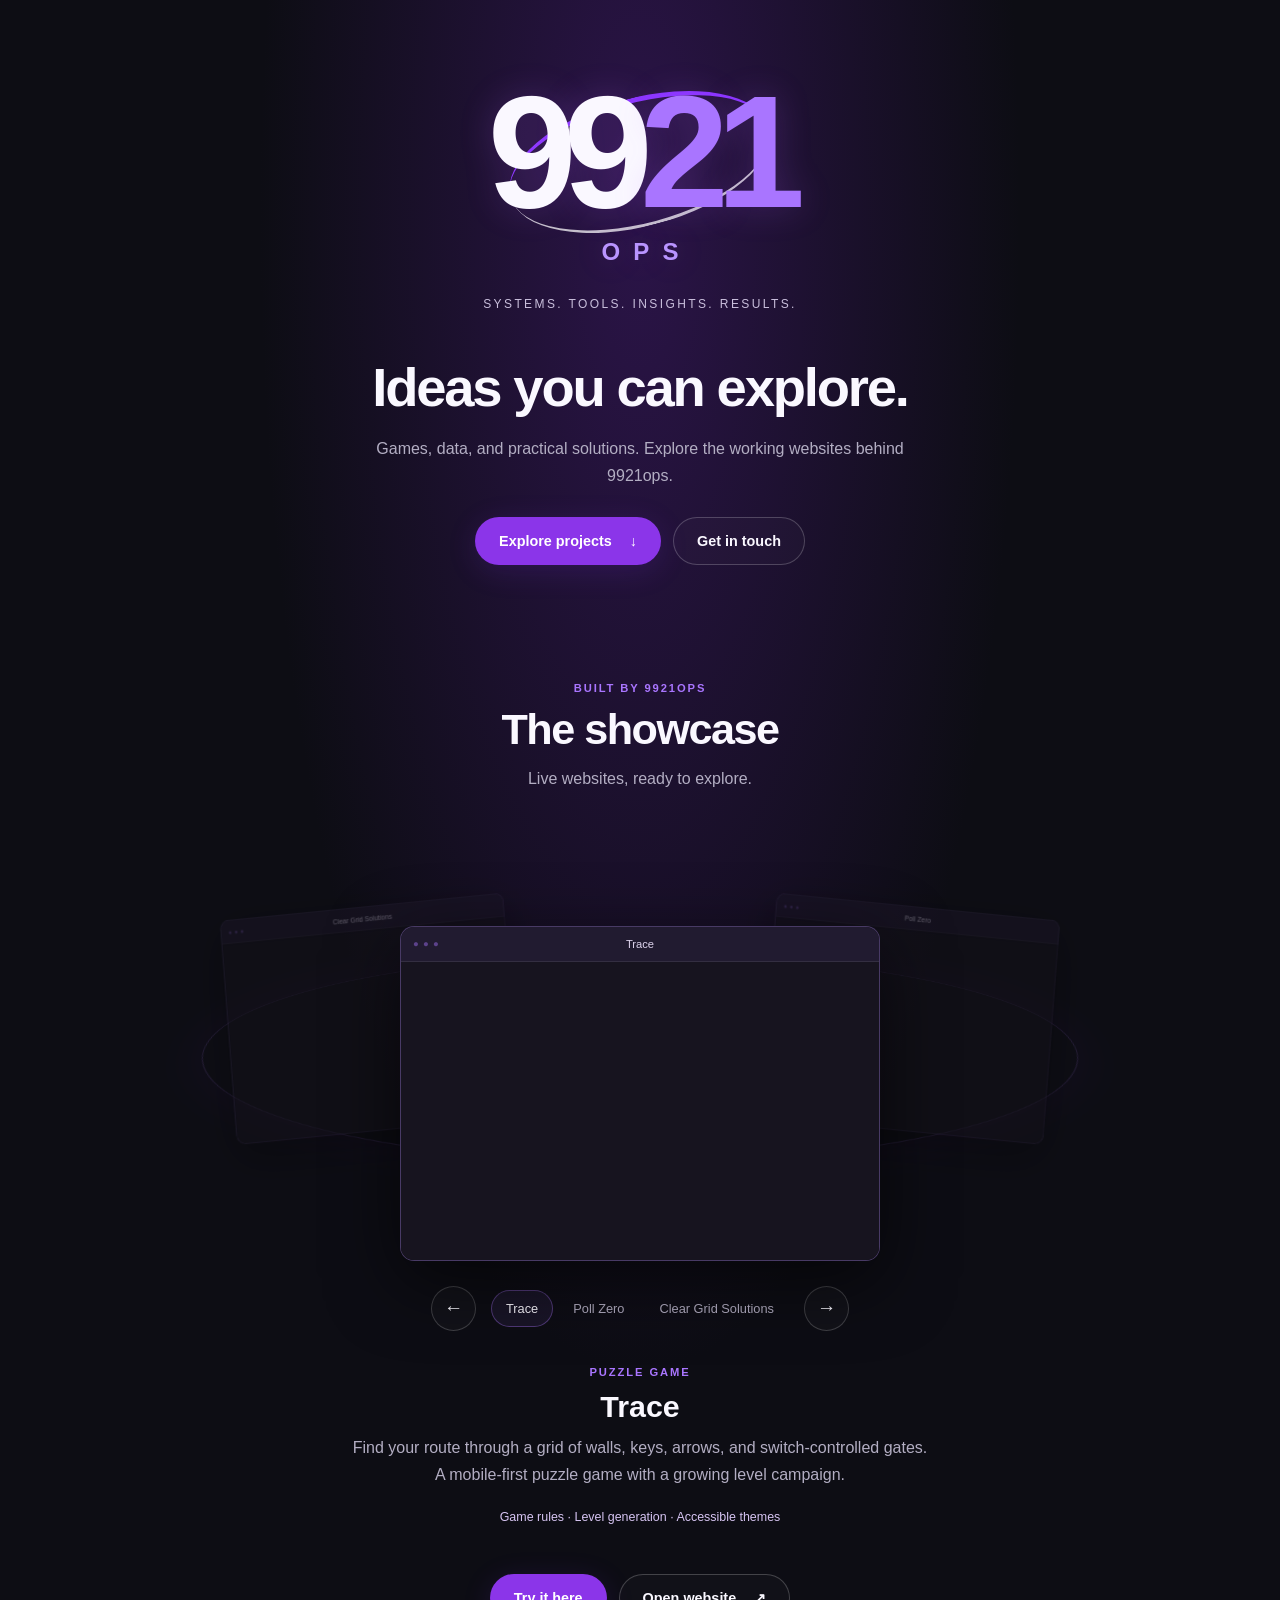
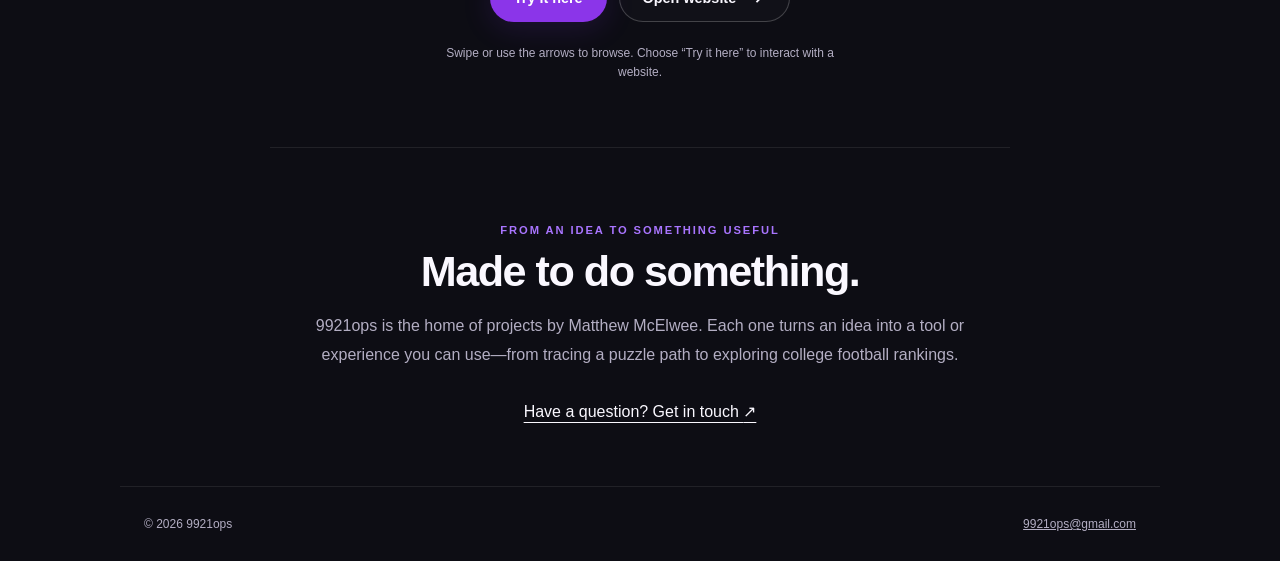
<file: index.html>
<!DOCTYPE html>
<html lang="en">
<head>
  <meta charset="UTF-8">
  <meta name="viewport" content="width=device-width, initial-scale=1">
  <meta name="description" content="Explore working websites by 9921ops: games, data tools, and practical digital solutions.">
  <title>9921ops | Working ideas</title>
  <link rel="stylesheet" href="styles.css">
  <script src="script.js" defer></script>
</head>
<body>
  <header class="hero">
    <a class="logo" href="#" aria-label="9921ops home"><span class="logo-white">99</span><span class="logo-purple">21</span><span class="logo-sub">OPS</span></a>
    <p class="tagline">Systems. Tools. Insights. Results.</p>
    <h1>Ideas you can explore.</h1>
    <p class="intro">Games, data, and practical solutions. Explore the working websites behind 9921ops.</p>
    <div class="hero-buttons"><a href="#projects" class="primary-button">Explore projects <span aria-hidden="true">↓</span></a><a href="mailto:9921ops@gmail.com" class="secondary-button">Get in touch</a></div>
  </header>
  <main>
    <section id="projects" class="projects" aria-labelledby="projects-heading">
      <div class="section-heading"><p class="eyebrow">Built by 9921ops</p><h2 id="projects-heading">The showcase</h2><p>Live websites, ready to explore.</p></div>
      <div class="carousel-placeholder" role="region" aria-roledescription="carousel" aria-label="Project showcase" tabindex="0">
        <div class="orbit-ring" aria-hidden="true"></div>
        <div id="project-cards"></div>
      </div>
      <div class="carousel-controls"><button type="button" class="carousel-arrow arrow-left" aria-label="Previous project">←</button><div id="project-tabs" class="project-tabs" aria-label="Choose a project"></div><button type="button" class="carousel-arrow arrow-right" aria-label="Next project">→</button></div>
      <div class="project-detail" aria-live="polite" aria-atomic="true"><p id="project-category" class="eyebrow"></p><h3 id="project-title"></h3><p id="project-description"></p><p id="project-skills" class="project-skills"></p></div>
      <div class="project-actions"><button type="button" id="try-project" class="primary-button">Try it here</button><a id="open-project" class="secondary-button" target="_blank" rel="noopener noreferrer">Open website <span aria-hidden="true">↗</span></a></div>
      <p class="preview-note">Swipe or use the arrows to browse. Choose “Try it here” to interact with a website.</p>
      <noscript><p>Explore <a href="https://mmcelwee8002.github.io/trace/">Trace</a>, <a href="https://poll-zero.vercel.app/">Poll Zero</a>, and <a href="https://mmcelwee8002.github.io/ClearGrid-Solutions/">Clear Grid Solutions</a>.</p></noscript>
    </section>
    <section class="about" aria-labelledby="about-heading"><p class="eyebrow">From an idea to something useful</p><h2 id="about-heading">Made to do something.</h2><p>9921ops is the home of projects by Matthew McElwee. Each one turns an idea into a tool or experience you can use—from tracing a puzzle path to exploring college football rankings.</p><a href="mailto:9921ops@gmail.com">Have a question? Get in touch <span aria-hidden="true">↗</span></a></section>
  </main>
  <footer><span>© <span id="year">2026</span> 9921ops</span><a href="mailto:9921ops@gmail.com">9921ops@gmail.com</a></footer>
  <dialog id="project-dialog" aria-labelledby="dialog-title"><div class="dialog-bar"><h2 id="dialog-title"></h2><a id="dialog-open" target="_blank" rel="noopener noreferrer">Open website ↗</a><button type="button" id="close-dialog" aria-label="Close project">✕</button></div><div id="interactive-preview"></div><p class="dialog-note">If the preview doesn’t appear, use “Open website” above.</p></dialog>
</body>
</html>
</file>
<file: styles.css>
:root { color-scheme: dark; --purple: #a975ff; --muted: #b3aec3; }
* { box-sizing: border-box; }
html { scroll-behavior: smooth; }
body { margin: 0; font-family: Arial, Helvetica, sans-serif; color: #faf8ff; background: radial-gradient(ellipse at 50% 10%, #2b1448 0, transparent 42%), #0d0d14; }
a { color: inherit; }
button { font: inherit; color: inherit; cursor: pointer; }
a, button { -webkit-tap-highlight-color: transparent; }
:focus-visible { outline: 3px solid #d8baff; outline-offset: 5px; }
.hero { display: flex; flex-direction: column; align-items: center; text-align: center; padding: 84px 24px 60px; }
.logo { position: relative; isolation: isolate; text-decoration: none; font-size: clamp(5rem, 15vw, 10rem); font-weight: 900; line-height: .85; letter-spacing: -.08em; text-shadow: 0 0 35px #b15eff35; }
.logo::before { content: ""; position: absolute; z-index: -1; width: 88%; height: 67%; border-top: 5px solid #8b35ff; border-bottom: 3px solid #ffffffbb; border-radius: 50%; left: 50%; top: 8%; transform: translateX(-50%) rotate(-15deg); }
.logo-purple { color: #a975ff; }
.logo-sub { display: block; margin-top: 22px; padding-left: .55em; font-size: 1.5rem; letter-spacing: .55em; color: #b994ff; }
.tagline { margin: 32px 0 40px; text-transform: uppercase; letter-spacing: .2em; font-size: .75rem; line-height: 1.8; color: #c9bfdc; }
h1 { font-size: clamp(2rem, 5vw, 3.4rem); letter-spacing: -.04em; margin: 0 0 16px; }
.intro { max-width: 530px; margin: 0; color: var(--muted); line-height: 1.7; }
.hero-buttons, .project-actions { display: flex; justify-content: center; gap: 12px; flex-wrap: wrap; margin-top: 28px; }
.primary-button, .secondary-button { display: inline-flex; gap: 18px; align-items: center; justify-content: center; min-height: 48px; padding: 13px 23px; border-radius: 99px; text-decoration: none; font-size: .9rem; font-weight: 700; }
.primary-button { border: 1px solid transparent; background: #8b35e9; color: white; box-shadow: 0 6px 30px #8b35ff25; }
.secondary-button { background: #ffffff05; border: 1px solid #ffffff35; }
.primary-button:hover { background: #9e4ff5; }
.secondary-button:hover { background: #ffffff0e; }
.projects { padding: 45px 20px 65px; text-align: center; scroll-margin-top: 20px; overflow: hidden; }
.section-heading h2, .about h2 { font-size: clamp(1.8rem, 4vw, 2.7rem); margin: 10px 0; letter-spacing: -.035em; }
.section-heading > p:last-child { color: var(--muted); }
.eyebrow { text-transform: uppercase; letter-spacing: .17em; font-size: .7rem; font-weight: 700; color: var(--purple); }
.carousel-placeholder { position: relative; width: min(1040px, 100%); height: 460px; margin: 38px auto 0; perspective: 1600px; touch-action: pan-y; }
.orbit-ring { position: absolute; left: 8%; right: 8%; top: 70px; height: 310px; border: 1px solid #a975ff25; border-radius: 50%; transform: rotateX(48deg); box-shadow: 0 0 60px #8b35ff0c; pointer-events: none; }
.orbit-card { position: absolute; left: 50%; top: 80px; width: 480px; height: 335px; border-radius: 14px; background: #15121f; border: 1px solid #b994ff50; overflow: hidden; box-shadow: 0 20px 70px #0009; transition: transform .55s ease, opacity .55s ease, filter .55s ease; }
.browser-bar { height: 35px; display: flex; align-items: center; justify-content: center; font-size: .7rem; color: #ddd3ec; background: #211b30; border-bottom: 1px solid #ffffff15; }
.browser-bar::before { content: "● ● ●"; position: absolute; left: 12px; color: #a975ff70; font-size: .6rem; letter-spacing: .08em; }
.preview-viewport { position: relative; width: 480px; height: 300px; background: #17141f; overflow: hidden; pointer-events: none; }
.preview-viewport iframe { border: 0; width: 960px; height: 600px; transform: scale(.5); transform-origin: top left; pointer-events: none; background: #17141f; }
.select-project { position: absolute; inset: 0; border: 0; background: transparent; }
.pos-front { transform: translateX(-50%) translateY(20px); opacity: 1; z-index: 3; }
.pos-left { transform: translateX(calc(-50% - 270px)) translateY(-55px) rotateY(28deg) rotateZ(-5deg) scale(.67); opacity: .55; filter: brightness(.75); z-index: 1; }
.pos-right { transform: translateX(calc(-50% + 270px)) translateY(-55px) rotateY(-28deg) rotateZ(5deg) scale(.67); opacity: .55; filter: brightness(.75); z-index: 1; }
.carousel-controls { display: flex; align-items: center; justify-content: center; gap: 15px; }
.carousel-arrow { flex-shrink: 0; width: 45px; height: 45px; border: 1px solid #ffffff30; border-radius: 50%; background: #ffffff06; font-size: 1.2rem; }
.carousel-arrow:hover { border-color: var(--purple); }
.project-tabs { display: flex; gap: 5px; flex-wrap: wrap; justify-content: center; }
.project-tabs button { padding: 10px 14px; border: 1px solid transparent; border-radius: 99px; background: transparent; font-size: .8rem; color: var(--muted); }
.project-tabs button[aria-pressed="true"] { border-color: #a975ff60; background: #a975ff15; color: #faf8ff; }
.project-detail { max-width: 580px; margin: 35px auto 0; min-height: 180px; }
.project-detail h3 { font-size: 1.9rem; margin: 10px 0; }
#project-description { color: var(--muted); line-height: 1.7; margin: 0; }
.project-skills { color: #d6c4f2; font-size: .78rem; line-height: 1.8; margin-top: 18px; }
.preview-note { font-size: .75rem; color: var(--muted); line-height: 1.6; margin: 22px auto 0; max-width: 420px; }
.about { margin: 0 auto; max-width: 740px; padding: 65px 28px; border-top: 1px solid #ffffff15; text-align: center; }
.about > p:not(.eyebrow) { color: var(--muted); line-height: 1.8; }
.about a { display: inline-block; margin-top: 16px; text-underline-offset: 5px; }
footer { max-width: 1040px; margin: auto; padding: 30px 24px; border-top: 1px solid #ffffff15; display: flex; justify-content: space-between; gap: 20px; font-size: .75rem; color: var(--muted); flex-wrap: wrap; }
.dialog-open { overflow: hidden; }
dialog { padding: 0; width: min(1200px, 96vw); max-width: none; height: 92dvh; max-height: 96dvh; background: #17141f; color: white; border: 1px solid #a975ff66; border-radius: 16px; }
dialog::backdrop { background: #050508dc; }
.dialog-bar { display: flex; align-items: center; gap: 15px; padding: 12px 16px; height: 60px; }
.dialog-bar h2 { margin: 0 auto 0 0; font-size: 1rem; }
.dialog-bar a { font-size: .8rem; white-space: nowrap; }
.dialog-bar button { width: 36px; height: 36px; border: 1px solid #ffffff30; background: #ffffff08; border-radius: 50%; }
#interactive-preview { height: calc(100% - 96px); }
#interactive-preview iframe { border: 0; width: 100%; height: 100%; background: #17141f; }
.dialog-note { margin: 0; height: 36px; display: flex; align-items: center; justify-content: center; font-size: .7rem; color: var(--muted); }
@media (max-width: 700px) {
  .hero { padding: 60px 24px 30px; }
  .tagline { font-size: .65rem; letter-spacing: .13em; }
  .projects { padding: 35px 12px 50px; }
  .carousel-placeholder { height: 360px; margin-top: 20px; }
  .orbit-card { top: 40px; }
  .pos-front { transform: translateX(-50%) translateY(25px) scale(.66); }
  .pos-left { transform: translateX(calc(-50% - 135px)) translateY(-55px) rotateY(28deg) rotateZ(-5deg) scale(.38); }
  .pos-right { transform: translateX(calc(-50% + 135px)) translateY(-55px) rotateY(-28deg) rotateZ(5deg) scale(.38); }
  .orbit-ring { top: 25px; height: 245px; left: 0; right: 0; }
  .carousel-controls { gap: 6px; }
  .carousel-arrow { width: 38px; height: 38px; }
  .project-tabs { gap: 0; }
  .project-tabs button { font-size: .7rem; padding: 9px 7px; }
  .project-detail { padding: 0 12px; min-height: 210px; }
  dialog { width: 98vw; height: 94dvh; border-radius: 10px; }
  .dialog-bar { padding: 10px; gap: 10px; }
}
@media (max-width: 360px) {
  .pos-front { transform: translateX(-50%) translateY(25px) scale(.59); }
}
@media (prefers-reduced-motion: reduce) { html { scroll-behavior: auto; } .orbit-card { transition: none; } }
</file>
